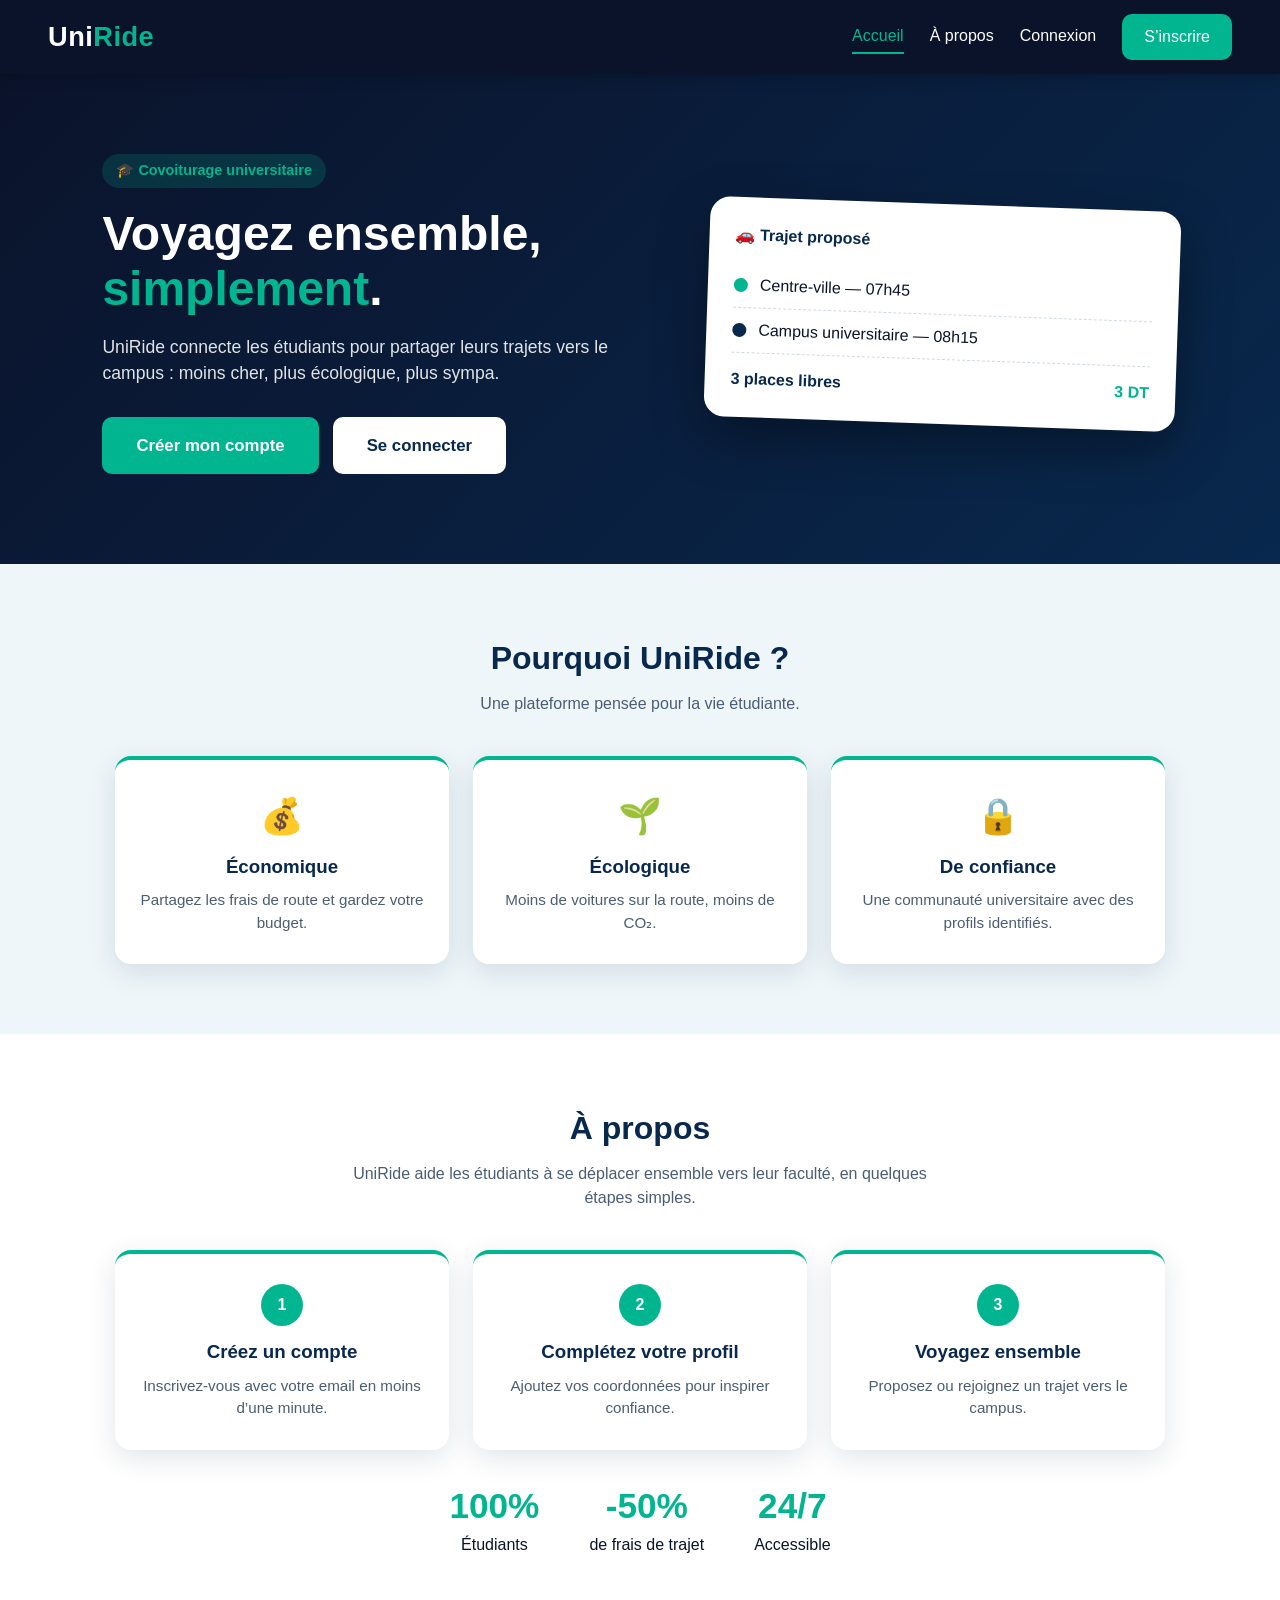
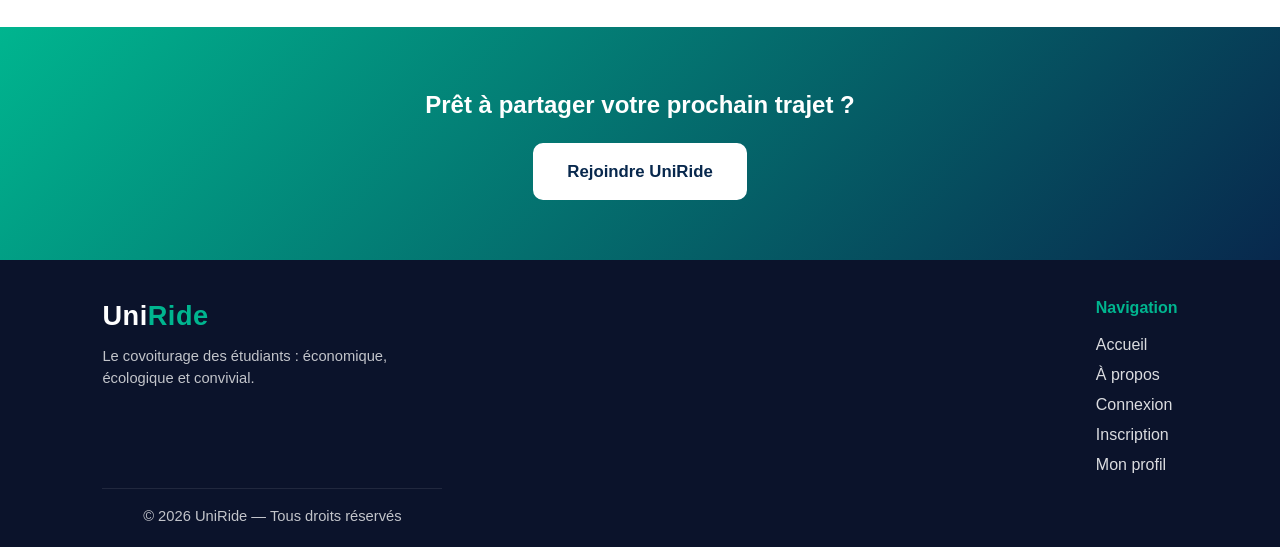
<file: view/index.html>
<!DOCTYPE html>
<html lang="fr">
<head>
  <meta charset="UTF-8">
  <meta name="viewport" content="width=device-width, initial-scale=1">
  <title>UniRide — Accueil</title>
  <link rel="stylesheet" href="style.css">
</head>
<body>
<header class="navbar">
  <a class="logo" href="index.html">Uni<span>Ride</span></a>
  <input type="checkbox" id="menu-toggle">
  <label for="menu-toggle" class="burger">☰</label>
  <nav>
    <a href="index.html" class="actif">Accueil</a>
    <a href="index.html#apropos">À propos</a>
    <a href="connexion.html" class="visiteur">Connexion</a>
    <a href="inscription.html" class="btn visiteur">S’inscrire</a>
    <a href="profil.html" class="connecte">Mon profil</a>
    <a href="admin-dashboard.html" class="admin-lien">Administration</a>
    <a href="#" id="btnDeconnexion" class="btn btn-outline connecte">Déconnexion</a>
  </nav>
</header>
<main>
<section class="hero">
  <div class="hero-text">
    <span class="tag">🎓 Covoiturage universitaire</span>
    <h1>Voyagez ensemble, <span>simplement</span>.</h1>
    <p>UniRide connecte les étudiants pour partager leurs trajets vers le campus : moins cher, plus écologique, plus sympa.</p>
    <div class="hero-btns">
      <a class="btn btn-lg visiteur" href="inscription.html">Créer mon compte</a>
      <a class="btn btn-lg btn-light visiteur" href="connexion.html">Se connecter</a>
      <a class="btn btn-lg connecte" href="profil.html">Accéder à mon profil</a>
    </div>
  </div>
  <div class="hero-visual">
    <div class="ride-card">
      <h4>🚗 Trajet proposé</h4>
      <div class="trajet"><span class="point"></span><span>Centre-ville — 07h45</span></div>
      <div class="trajet"><span class="point fin"></span><span>Campus universitaire — 08h15</span></div>
      <div class="ride-meta"><span>3 places libres</span><span class="prix">3 DT</span></div>
    </div>
  </div>
</section>

<section class="section">
  <h2>Pourquoi UniRide ?</h2>
  <p class="sous-titre">Une plateforme pensée pour la vie étudiante.</p>
  <div class="grille">
    <div class="card"><div class="icone">💰</div><h3>Économique</h3><p>Partagez les frais de route et gardez votre budget.</p></div>
    <div class="card"><div class="icone">🌱</div><h3>Écologique</h3><p>Moins de voitures sur la route, moins de CO₂.</p></div>
    <div class="card"><div class="icone">🔒</div><h3>De confiance</h3><p>Une communauté universitaire avec des profils identifiés.</p></div>
  </div>
</section>

<section class="section apropos" id="apropos">
  <h2>À propos</h2>
  <p class="sous-titre">UniRide aide les étudiants à se déplacer ensemble vers leur faculté, en quelques étapes simples.</p>
  <div class="grille">
    <div class="card"><div class="etape">1</div><h3>Créez un compte</h3><p>Inscrivez-vous avec votre email en moins d’une minute.</p></div>
    <div class="card"><div class="etape">2</div><h3>Complétez votre profil</h3><p>Ajoutez vos coordonnées pour inspirer confiance.</p></div>
    <div class="card"><div class="etape">3</div><h3>Voyagez ensemble</h3><p>Proposez ou rejoignez un trajet vers le campus.</p></div>
  </div>
  <div class="stats">
    <div class="stat"><strong>100%</strong>Étudiants</div>
    <div class="stat"><strong>-50%</strong>de frais de trajet</div>
    <div class="stat"><strong>24/7</strong>Accessible</div>
  </div>
</section>

<section class="cta">
  <h2>Prêt à partager votre prochain trajet ?</h2>
  <a class="btn btn-lg visiteur" href="inscription.html">Rejoindre UniRide</a>
  <a class="btn btn-lg connecte" href="profil.html">Mon profil</a>
</section>
</main>
<footer class="footer">
  <div class="footer-grid">
    <div><a class="logo" href="index.html">Uni<span>Ride</span></a><p>Le covoiturage des étudiants : économique, écologique et convivial.</p></div>
    <div><h4>Navigation</h4><ul>
      <li><a href="index.html">Accueil</a></li>
      <li><a href="index.html#apropos">À propos</a></li>
      <li><a href="connexion.html">Connexion</a></li>
      <li><a href="inscription.html">Inscription</a></li>
      <li><a href="profil.html">Mon profil</a></li></ul></div>
  </div>
  <p class="copy">© 2026 UniRide — Tous droits réservés</p>
</footer>
<script src="app.js"></script>

</body>
</html>
</file>
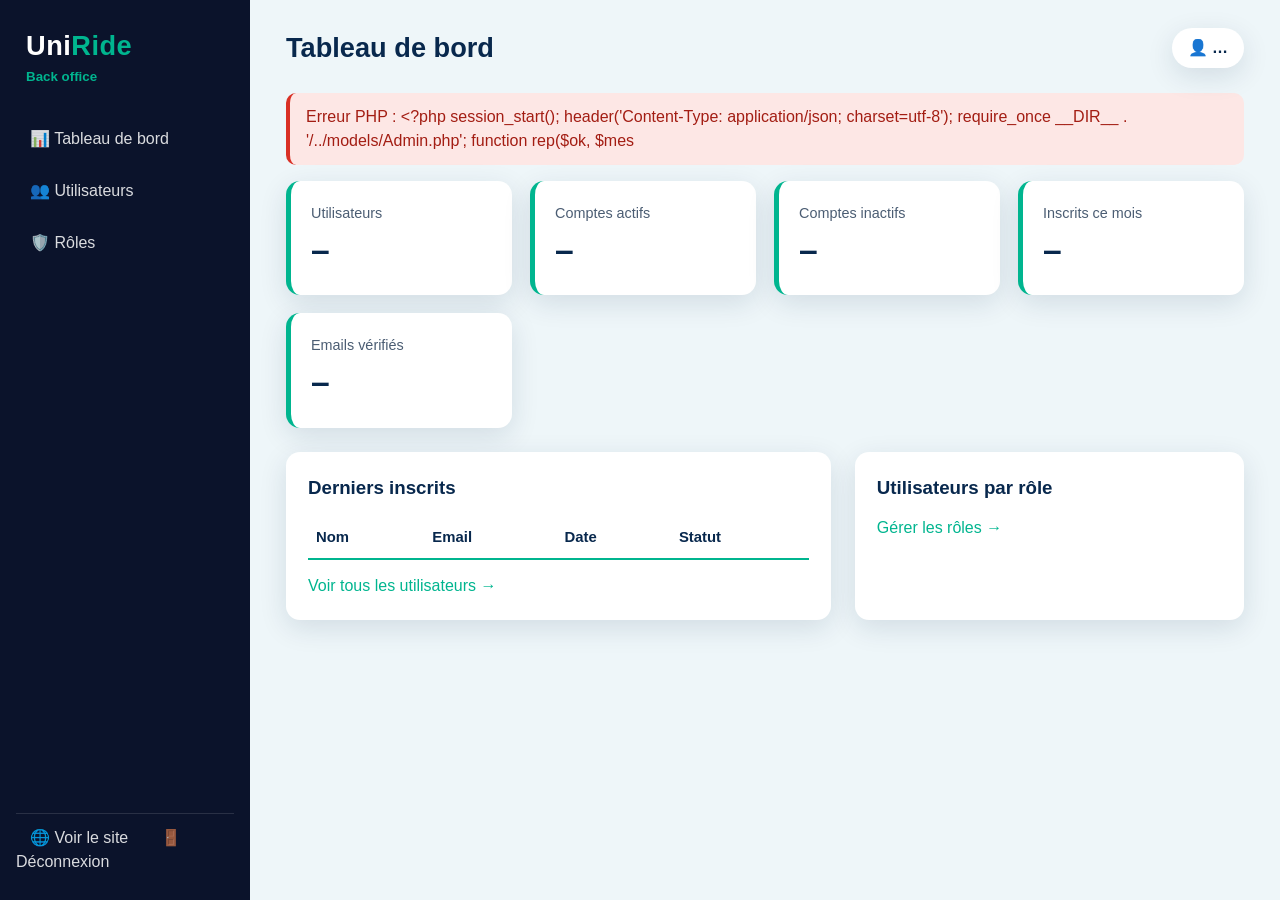
<file: view/admin-dashboard.html>
<!DOCTYPE html>
<html lang="fr">
<head>
  <meta charset="UTF-8">
  <meta name="viewport" content="width=device-width, initial-scale=1">
  <title>UniRide Admin — Tableau de bord</title>
  <link rel="stylesheet" href="style.css">
  <link rel="stylesheet" href="admin.css">
</head>
<body class="admin">
<div class="layout">
<aside class="sidebar">
  <a class="logo" href="index.html">Uni<span>Ride</span></a>
  <small>Back office</small>
  <a class="lien" href="admin-dashboard.html">📊 Tableau de bord</a>
  <a class="lien" href="admin-utilisateurs.html">👥 Utilisateurs</a>
  <a class="lien" href="admin-roles.html">🛡️ Rôles</a>
  <div class="bas">
    <a class="lien" href="index.html">🌐 Voir le site</a>
    <a class="lien" href="#" id="btnDeconnexion">🚪 Déconnexion</a>
  </div>
</aside>
<div class="contenu">
  <div class="topbar"><h1>Tableau de bord</h1><span class="admin-nom" id="adminNom">👤 …</span></div>
  <div id="message" class="alert" style="display:none"></div>
  <div class="stats-grid">
    <div class="stat-card"><span>Utilisateurs</span><strong id="sTotal">–</strong></div>
    <div class="stat-card"><span>Comptes actifs</span><strong id="sActifs">–</strong></div>
    <div class="stat-card"><span>Comptes inactifs</span><strong id="sInactifs">–</strong></div>
    <div class="stat-card"><span>Inscrits ce mois</span><strong id="sMois">–</strong></div>
    <div class="stat-card"><span>Emails vérifiés</span><strong id="sVerifies">–</strong></div>
  </div>
  <div class="deux">
    <div class="panel">
      <h3>Derniers inscrits</h3>
      <table><thead><tr><th>Nom</th><th>Email</th><th>Date</th><th>Statut</th></tr></thead><tbody id="derniers"></tbody></table>
      <p style="margin-top:14px"><a href="admin-utilisateurs.html">Voir tous les utilisateurs →</a></p>
    </div>
    <div class="panel">
      <h3>Utilisateurs par rôle</h3>
      <div id="parRole"></div>
      <p style="margin-top:8px"><a href="admin-roles.html">Gérer les rôles →</a></p>
    </div>
  </div>
</div>
</div>
<script src="admin.js"></script>
<script src="admin-dashboard.js"></script>
</body>
</html>
</file>
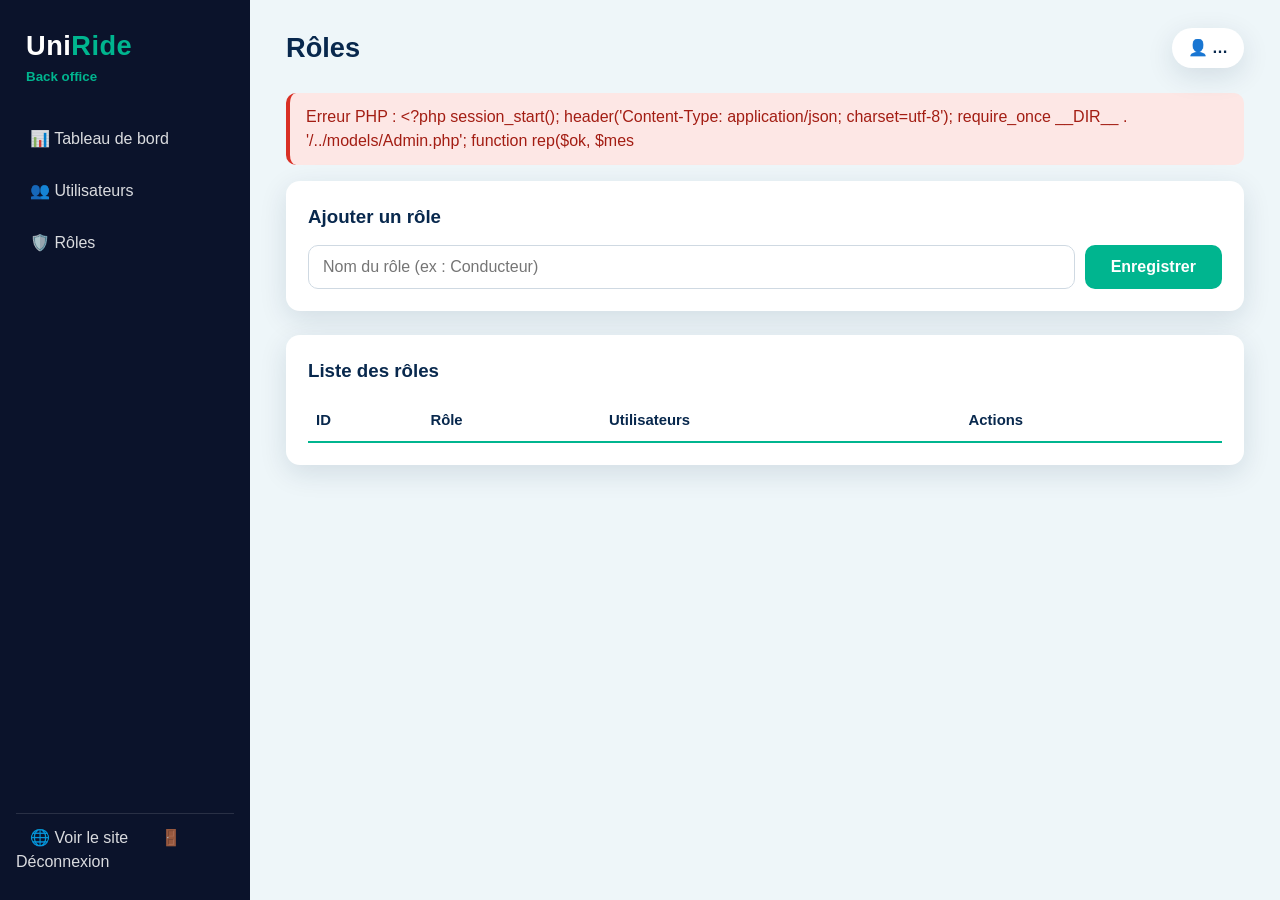
<file: view/admin-roles.html>
<!DOCTYPE html>
<html lang="fr">
<head>
  <meta charset="UTF-8">
  <meta name="viewport" content="width=device-width, initial-scale=1">
  <title>UniRide Admin — Rôles</title>
  <link rel="stylesheet" href="style.css">
  <link rel="stylesheet" href="admin.css">
</head>
<body class="admin">
<div class="layout">
<aside class="sidebar">
  <a class="logo" href="index.html">Uni<span>Ride</span></a>
  <small>Back office</small>
  <a class="lien" href="admin-dashboard.html">📊 Tableau de bord</a>
  <a class="lien" href="admin-utilisateurs.html">👥 Utilisateurs</a>
  <a class="lien" href="admin-roles.html">🛡️ Rôles</a>
  <div class="bas">
    <a class="lien" href="index.html">🌐 Voir le site</a>
    <a class="lien" href="#" id="btnDeconnexion">🚪 Déconnexion</a>
  </div>
</aside>
<div class="contenu">
  <div class="topbar"><h1>Rôles</h1><span class="admin-nom" id="adminNom">👤 …</span></div>
  <div id="message" class="alert" style="display:none"></div>
  <div class="panel">
    <h3 id="titreForm">Ajouter un rôle</h3>
    <form id="formRole" class="form-role" novalidate>
      <input type="hidden" name="idRole">
      <input type="text" name="nomRole" placeholder="Nom du rôle (ex : Conducteur)" maxlength="50">
      <button class="btn" type="submit">Enregistrer</button>
      <button class="btn btn-gris" type="button" id="btnAnnuler" style="display:none">Annuler</button>
    </form>
  </div>
  <div class="panel">
    <h3>Liste des rôles</h3>
    <table>
      <thead><tr><th>ID</th><th>Rôle</th><th>Utilisateurs</th><th>Actions</th></tr></thead>
      <tbody id="corps"></tbody>
    </table>
  </div>
</div>
</div>
<script src="admin.js"></script>
<script src="admin-roles.js"></script>
</body>
</html>
</file>
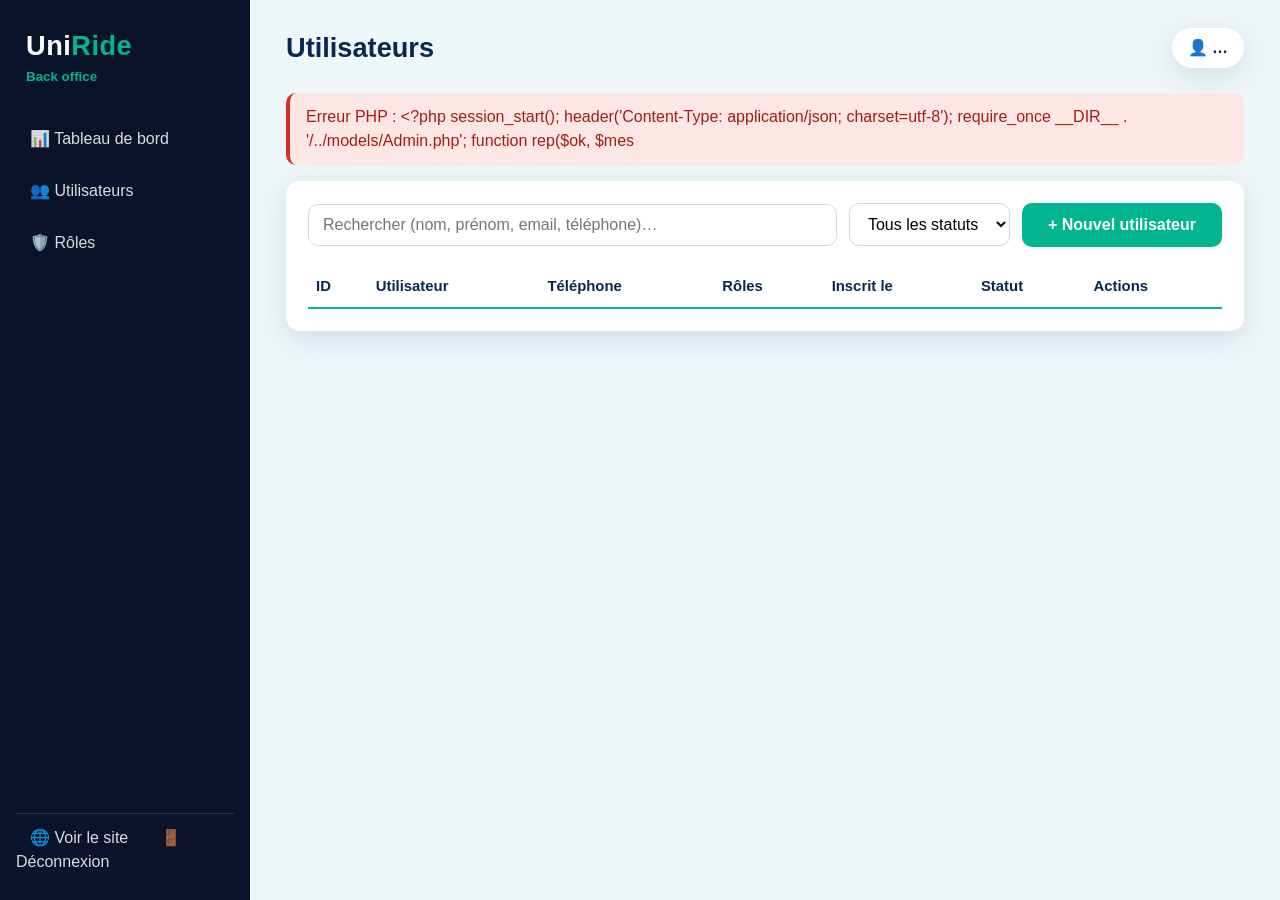
<file: view/admin-utilisateurs.html>
<!DOCTYPE html>
<html lang="fr">
<head>
  <meta charset="UTF-8">
  <meta name="viewport" content="width=device-width, initial-scale=1">
  <title>UniRide Admin — Utilisateurs</title>
  <link rel="stylesheet" href="style.css">
  <link rel="stylesheet" href="admin.css">
</head>
<body class="admin">
<div class="layout">
<aside class="sidebar">
  <a class="logo" href="index.html">Uni<span>Ride</span></a>
  <small>Back office</small>
  <a class="lien" href="admin-dashboard.html">📊 Tableau de bord</a>
  <a class="lien" href="admin-utilisateurs.html">👥 Utilisateurs</a>
  <a class="lien" href="admin-roles.html">🛡️ Rôles</a>
  <div class="bas">
    <a class="lien" href="index.html">🌐 Voir le site</a>
    <a class="lien" href="#" id="btnDeconnexion">🚪 Déconnexion</a>
  </div>
</aside>
<div class="contenu">
  <div class="topbar"><h1>Utilisateurs</h1><span class="admin-nom" id="adminNom">👤 …</span></div>
  <div id="message" class="alert" style="display:none"></div>
  <div class="panel">
    <div class="outils">
      <input type="search" id="recherche" placeholder="Rechercher (nom, prénom, email, téléphone)…">
      <select id="filtreStatut"><option value="">Tous les statuts</option><option value="actif">Actifs</option><option value="inactif">Inactifs</option></select>
      <button class="btn" id="btnNouveau" type="button">+ Nouvel utilisateur</button>
    </div>
    <p id="compteur" style="margin-bottom:10px;color:#4b5d73"></p>
    <table>
      <thead><tr><th>ID</th><th>Utilisateur</th><th>Téléphone</th><th>Rôles</th><th>Inscrit le</th><th>Statut</th><th>Actions</th></tr></thead>
      <tbody id="corps"></tbody>
    </table>
  </div>

  <div class="modal" id="modal">
    <div class="modal-box">
      <h3 id="modalTitre">Nouvel utilisateur</h3>
      <form id="formUser" novalidate>
        <input type="hidden" name="idUser">
        <div class="row">
          <div class="field"><label>Nom</label><input type="text" name="nom"></div>
          <div class="field"><label>Prénom</label><input type="text" name="prenom"></div>
        </div>
        <div class="field"><label>Email</label><input type="email" name="email"></div>
        <div class="row">
          <div class="field"><label>Téléphone</label><input type="tel" name="telephone"></div>
          <div class="field"><label>Adresse</label><input type="text" name="adresse"></div>
        </div>
        <div class="row">
          <div class="field"><label>Statut</label><select name="statut"><option value="actif">Actif</option><option value="inactif">Inactif</option></select></div>
          <div class="field"><label>&nbsp;</label><label style="font-weight:500"><input type="checkbox" name="emailVerifie" style="width:auto"> Email vérifié</label></div>
        </div>
        <div class="field"><label>Mot de passe <small id="aideMdp"></small></label><input type="password" name="password" autocomplete="new-password"></div>
        <div class="field"><label>Rôles</label><div class="cases" id="rolesBox"></div></div>
        <p class="erreur-js" id="erreurJs"></p>
        <div class="actions-modal">
          <button type="button" class="btn btn-gris" id="btnAnnuler">Annuler</button>
          <button type="submit" class="btn">Enregistrer</button>
        </div>
      </form>
    </div>
  </div>
</div>
</div>
<script src="admin.js"></script>
<script src="admin-utilisateurs.js"></script>
</body>
</html>
</file>
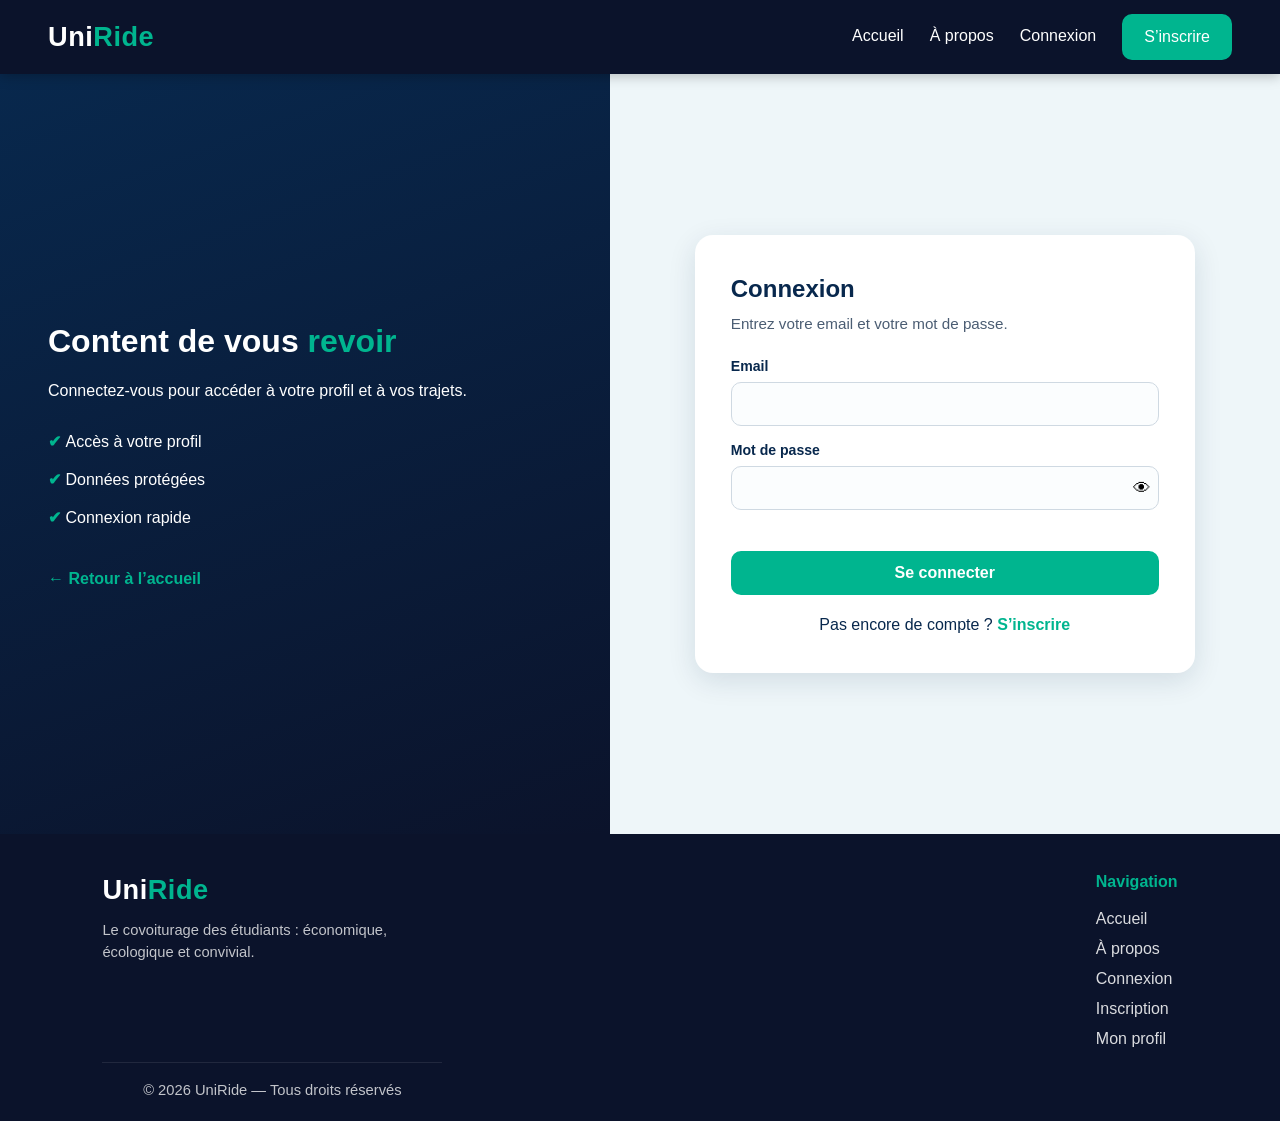
<file: view/connexion.html>
<!DOCTYPE html>
<html lang="fr">
<head>
  <meta charset="UTF-8">
  <meta name="viewport" content="width=device-width, initial-scale=1">
  <title>UniRide — Connexion</title>
  <link rel="stylesheet" href="style.css">
</head>
<body>
<header class="navbar">
  <a class="logo" href="index.html">Uni<span>Ride</span></a>
  <input type="checkbox" id="menu-toggle">
  <label for="menu-toggle" class="burger">☰</label>
  <nav>
    <a href="index.html">Accueil</a>
    <a href="index.html#apropos">À propos</a>
    <a href="connexion.html" class="visiteur" class="actif">Connexion</a>
    <a href="inscription.html" class="btn visiteur">S’inscrire</a>
    <a href="profil.html" class="connecte">Mon profil</a>
    <a href="admin-dashboard.html" class="admin-lien">Administration</a>
    <a href="#" id="btnDeconnexion" class="btn btn-outline connecte">Déconnexion</a>
  </nav>
</header>
<main>
<div class="auth">
  <aside class="auth-side">
    <h2>Content de vous <span>revoir</span></h2>
    <p>Connectez-vous pour accéder à votre profil et à vos trajets.</p>
    <ul><li>Accès à votre profil</li><li>Données protégées</li><li>Connexion rapide</li></ul>
    <a href="index.html">← Retour à l’accueil</a>
  </aside>
  <section class="auth-form">
    <div class="form-box">
      <h2 id="titreConnexion">Connexion</h2>
      <p class="intro" id="introConnexion">Entrez votre email et votre mot de passe.</p>
      <div id="message" class="alert" style="display:none"></div>
      <form id="formConnexion" novalidate>
        <div class="field"><label>Email</label><input type="email" name="email" required></div>
        <div class="field"><label>Mot de passe</label><input type="password" name="password" required></div>
        <p class="erreur-js" id="erreurJs"></p>
        <button class="btn btn-block" type="submit">Se connecter</button>
      </form>
      <p class="alt" id="lienInscription">Pas encore de compte ? <a href="inscription.html">S’inscrire</a></p>
    </div>
  </section>
</div>
</main>
<footer class="footer">
  <div class="footer-grid">
    <div><a class="logo" href="index.html">Uni<span>Ride</span></a><p>Le covoiturage des étudiants : économique, écologique et convivial.</p></div>
    <div><h4>Navigation</h4><ul>
      <li><a href="index.html">Accueil</a></li>
      <li><a href="index.html#apropos">À propos</a></li>
      <li><a href="connexion.html">Connexion</a></li>
      <li><a href="inscription.html">Inscription</a></li>
      <li><a href="profil.html">Mon profil</a></li></ul></div>
  </div>
  <p class="copy">© 2026 UniRide — Tous droits réservés</p>
</footer>
<script src="app.js"></script>
<script src="connexion.js"></script>
</body>
</html>
</file>
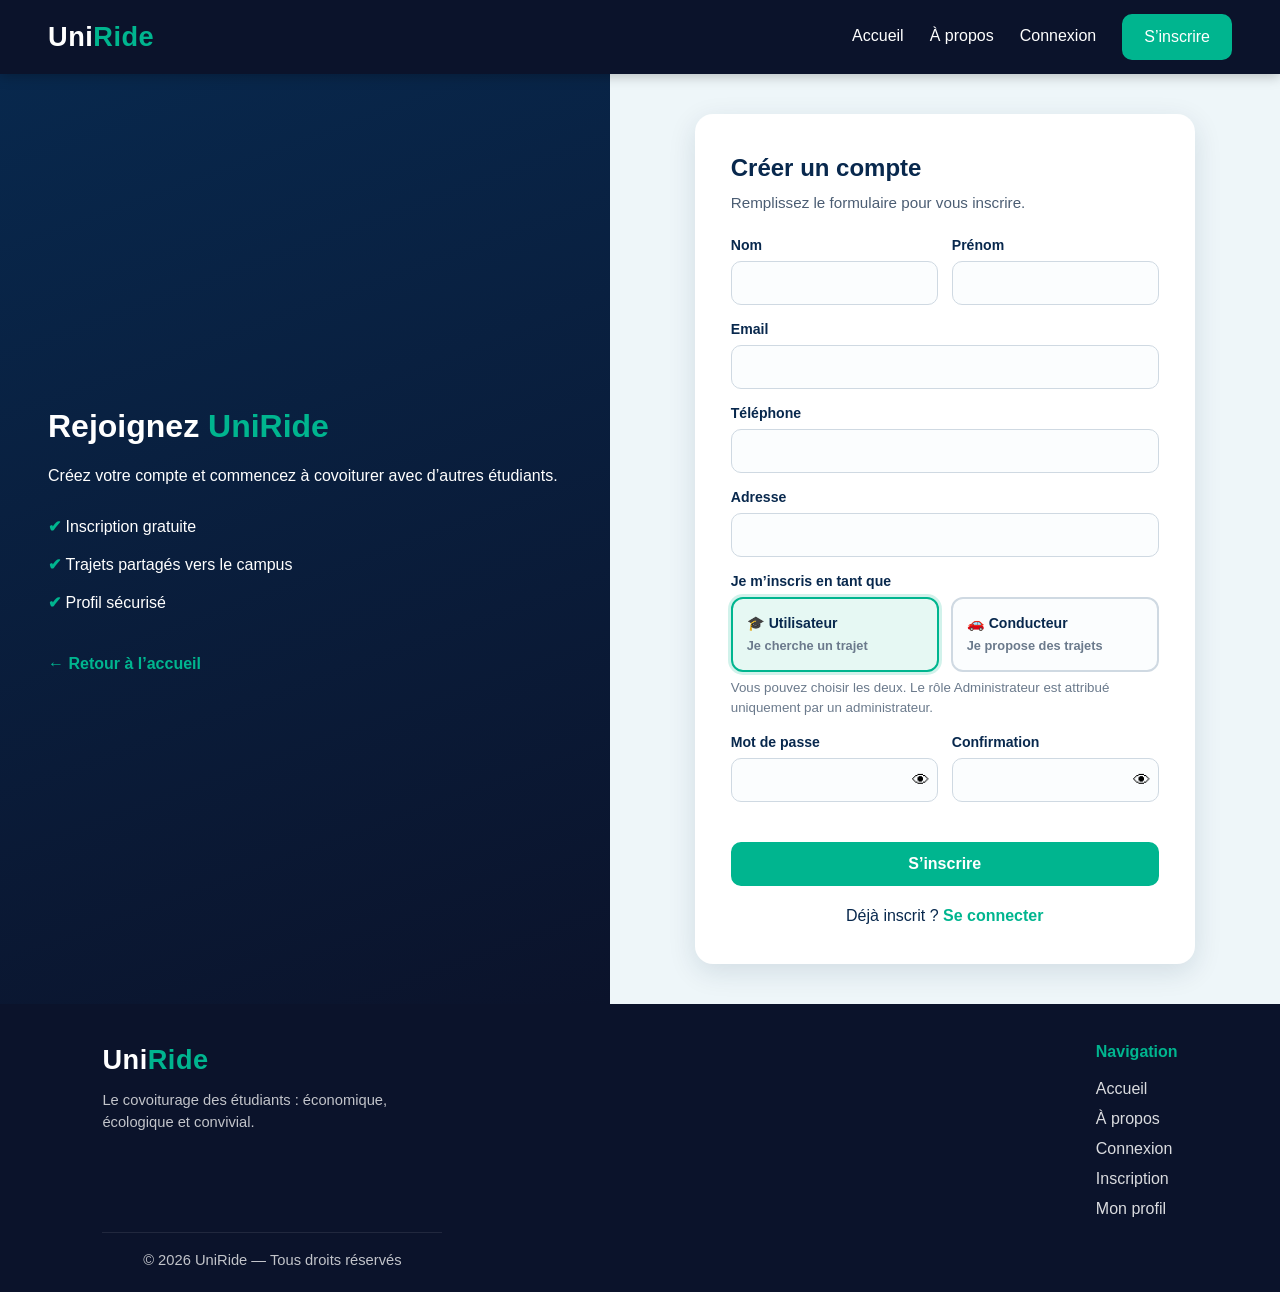
<file: view/inscription.html>
<!DOCTYPE html>
<html lang="fr">
<head>
  <meta charset="UTF-8">
  <meta name="viewport" content="width=device-width, initial-scale=1">
  <title>UniRide — Inscription</title>
  <link rel="stylesheet" href="style.css">
</head>
<body>
<header class="navbar">
  <a class="logo" href="index.html">Uni<span>Ride</span></a>
  <input type="checkbox" id="menu-toggle">
  <label for="menu-toggle" class="burger">☰</label>
  <nav>
    <a href="index.html">Accueil</a>
    <a href="index.html#apropos">À propos</a>
    <a href="connexion.html" class="visiteur">Connexion</a>
    <a href="inscription.html" class="btn visiteur" class="actif">S’inscrire</a>
    <a href="profil.html" class="connecte">Mon profil</a>
    <a href="admin-dashboard.html" class="admin-lien">Administration</a>
    <a href="#" id="btnDeconnexion" class="btn btn-outline connecte">Déconnexion</a>
  </nav>
</header>
<main>
<div class="auth">
  <aside class="auth-side">
    <h2>Rejoignez <span>UniRide</span></h2>
    <p>Créez votre compte et commencez à covoiturer avec d’autres étudiants.</p>
    <ul><li>Inscription gratuite</li><li>Trajets partagés vers le campus</li><li>Profil sécurisé</li></ul>
    <a href="index.html">← Retour à l’accueil</a>
  </aside>
  <section class="auth-form">
    <div class="form-box">
      <h2>Créer un compte</h2>
      <p class="intro">Remplissez le formulaire pour vous inscrire.</p>
      <div id="message" class="alert" style="display:none"></div>
      <form id="formInscription" novalidate>
        <div class="row">
          <div class="field"><label>Nom</label><input type="text" name="nom" required></div>
          <div class="field"><label>Prénom</label><input type="text" name="prenom" required></div>
        </div>
        <div class="field"><label>Email</label><input type="email" name="email" required></div>
        <div class="field"><label>Téléphone</label><input type="tel" name="telephone" required></div>
        <div class="field"><label>Adresse</label><input type="text" name="adresse"></div>
        <div class="field">
          <label>Je m’inscris en tant que</label>
          <div class="choix-roles">
            <label class="role-option"><input type="checkbox" name="roles[]" value="Utilisateur" checked><span>🎓 <b>Utilisateur</b><small>Je cherche un trajet</small></span></label>
            <label class="role-option"><input type="checkbox" name="roles[]" value="Conducteur"><span>🚗 <b>Conducteur</b><small>Je propose des trajets</small></span></label>
          </div>
          <small>Vous pouvez choisir les deux. Le rôle Administrateur est attribué uniquement par un administrateur.</small>
        </div>
        <div class="row">
          <div class="field"><label>Mot de passe</label><input type="password" name="password" required></div>
          <div class="field"><label>Confirmation</label><input type="password" name="confirm" required></div>
        </div>
        <p class="erreur-js" id="erreurJs"></p>
        <button class="btn btn-block" type="submit">S’inscrire</button>
      </form>
      <p class="alt">Déjà inscrit ? <a href="connexion.html">Se connecter</a></p>
    </div>
  </section>
</div>
</main>
<footer class="footer">
  <div class="footer-grid">
    <div><a class="logo" href="index.html">Uni<span>Ride</span></a><p>Le covoiturage des étudiants : économique, écologique et convivial.</p></div>
    <div><h4>Navigation</h4><ul>
      <li><a href="index.html">Accueil</a></li>
      <li><a href="index.html#apropos">À propos</a></li>
      <li><a href="connexion.html">Connexion</a></li>
      <li><a href="inscription.html">Inscription</a></li>
      <li><a href="profil.html">Mon profil</a></li></ul></div>
  </div>
  <p class="copy">© 2026 UniRide — Tous droits réservés</p>
</footer>
<script src="app.js"></script>
<script src="inscription.js"></script>
</body>
</html>
</file>
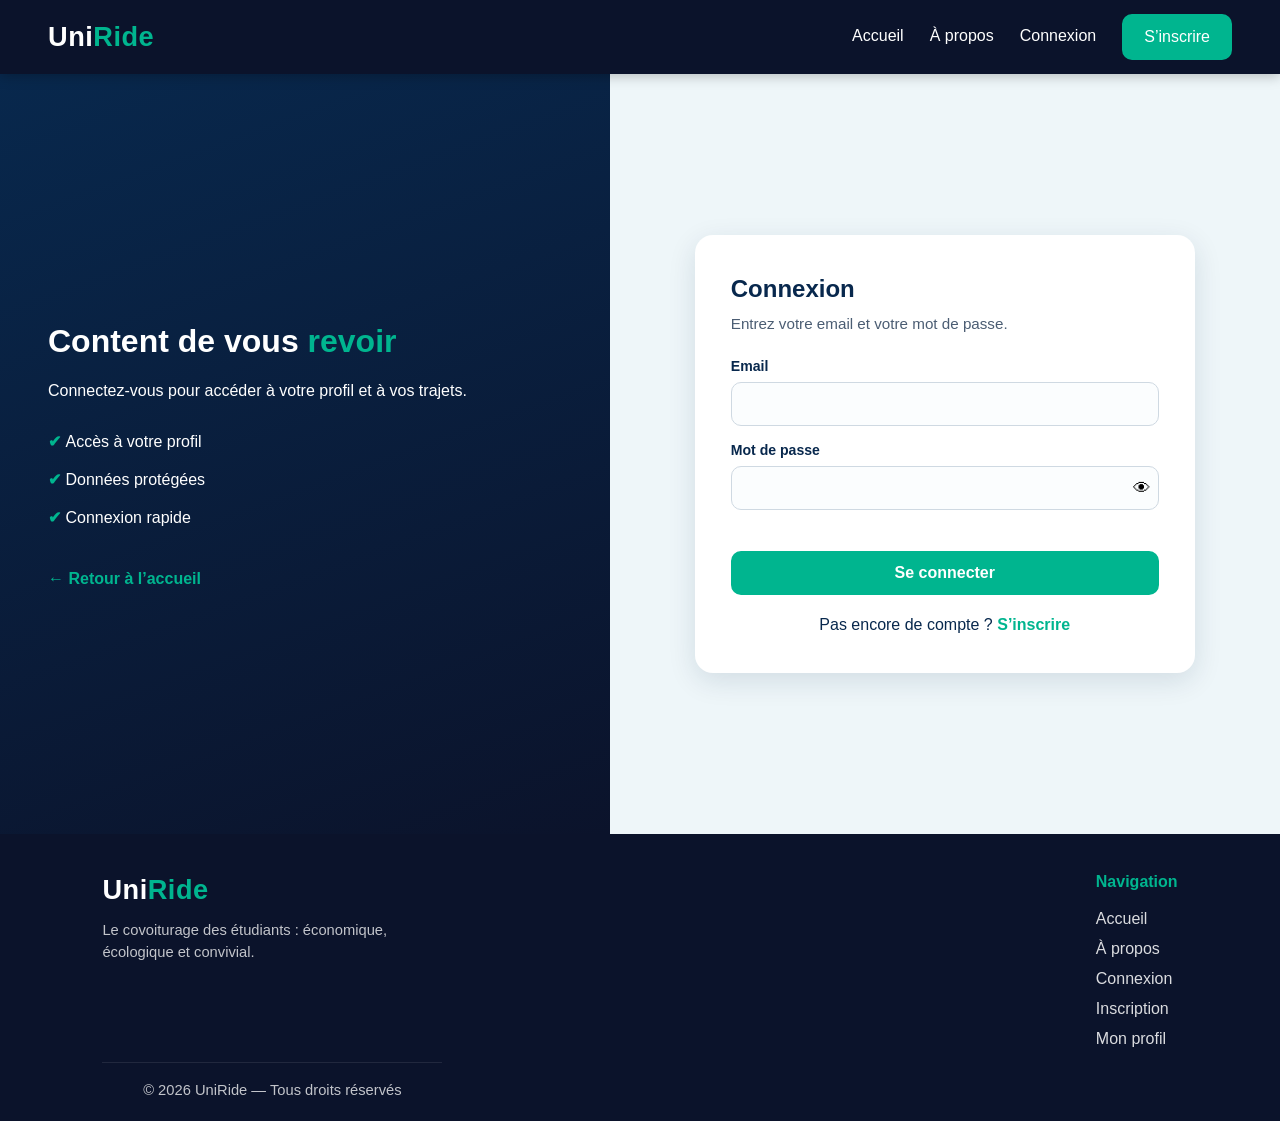
<file: view/profil.html>
<!DOCTYPE html>
<html lang="fr">
<head>
  <meta charset="UTF-8">
  <meta name="viewport" content="width=device-width, initial-scale=1">
  <title>UniRide — Mon profil</title>
  <link rel="stylesheet" href="style.css">
</head>
<body>
<header class="navbar">
  <a class="logo" href="index.html">Uni<span>Ride</span></a>
  <input type="checkbox" id="menu-toggle">
  <label for="menu-toggle" class="burger">☰</label>
  <nav>
    <a href="index.html">Accueil</a>
    <a href="index.html#apropos">À propos</a>
    <a href="connexion.html" class="visiteur">Connexion</a>
    <a href="inscription.html" class="btn visiteur">S’inscrire</a>
    <a href="profil.html" class="connecte" class="actif">Mon profil</a>
    <a href="admin-dashboard.html" class="admin-lien">Administration</a>
    <a href="#" id="btnDeconnexion" class="btn btn-outline connecte">Déconnexion</a>
  </nav>
</header>
<main>
<div class="profil-page">
  <div class="form-box">
    <div class="profil-entete">
      <div class="avatar" id="avatar">?</div>
      <div>
        <h2 id="nomComplet">Mon profil</h2>
        <small id="infos"></small>
        <div id="roles"></div>
      </div>
    </div>
    <div id="message" class="alert" style="display:none"></div>
    <form id="formProfil" novalidate>
      <div class="row">
        <div class="field"><label>Nom</label><input type="text" name="nom" required></div>
        <div class="field"><label>Prénom</label><input type="text" name="prenom" required></div>
      </div>
      <div class="field"><label>Email (non modifiable)</label><input type="email" name="email" disabled></div>
      <div class="field"><label>Téléphone</label><input type="tel" name="telephone" required></div>
      <div class="field"><label>Adresse</label><input type="text" name="adresse"></div>
      <div class="field"><label>Nouveau mot de passe (facultatif)</label><input type="password" name="password"></div>
      <p class="erreur-js" id="erreurJs"></p>
      <button class="btn btn-block" type="submit">Enregistrer les modifications</button>
    </form>
    <p class="alt"><a href="index.html">← Retour à l’accueil</a></p>
  </div>
</div>
</main>
<footer class="footer">
  <div class="footer-grid">
    <div><a class="logo" href="index.html">Uni<span>Ride</span></a><p>Le covoiturage des étudiants : économique, écologique et convivial.</p></div>
    <div><h4>Navigation</h4><ul>
      <li><a href="index.html">Accueil</a></li>
      <li><a href="index.html#apropos">À propos</a></li>
      <li><a href="connexion.html">Connexion</a></li>
      <li><a href="inscription.html">Inscription</a></li>
      <li><a href="profil.html">Mon profil</a></li></ul></div>
  </div>
  <p class="copy">© 2026 UniRide — Tous droits réservés</p>
</footer>
<script src="app.js"></script>
<script src="profil.js"></script>
</body>
</html>
</file>
<file: view/style.css>
:root{--turquoise:#00B58F;--turquoise-fonce:#009373;--blanc:#FFFFFF;--marine:#08284D;--nuit:#0B132B;--fond:#EEF6F9;--ombre:0 8px 28px rgba(8,40,77,.12)}
*{box-sizing:border-box;margin:0;padding:0}
html{scroll-behavior:smooth}
body{font-family:'Segoe UI',Arial,sans-serif;background:var(--fond);color:var(--nuit);min-height:100vh;display:flex;flex-direction:column;line-height:1.5}
main{flex:1}
a{color:var(--turquoise);text-decoration:none}

/* visibilité selon connexion */
.connecte{display:none!important}
body.est-connecte .connecte{display:inline-block!important}
body.est-connecte .visiteur{display:none!important}

.admin-lien{display:none!important}
body.est-admin .admin-lien{display:inline-block!important}

/* choix des rôles à l'inscription */
.choix-roles{display:grid;grid-template-columns:1fr 1fr;gap:12px;margin-bottom:6px}
.role-option{position:relative;cursor:pointer;margin:0!important}
.role-option input{position:absolute;opacity:0;width:auto!important;padding:0!important}
.role-option span{display:block;padding:14px;border:2px solid #cfd9e2;border-radius:12px;background:#fbfdfe;transition:.2s;color:var(--marine)}
.role-option span small{display:block;color:#6b7a8c;font-size:.8rem;margin-top:2px}
.role-option:hover span{border-color:var(--turquoise)}
.role-option input:checked + span{border-color:var(--turquoise);background:#e6f8f3;box-shadow:0 0 0 3px rgba(0,181,143,.18)}
.role-option input:focus-visible + span{outline:2px solid var(--marine)}
.field > small{display:block;margin-top:6px;color:#6b7a8c}
@media(max-width:600px){.choix-roles{grid-template-columns:1fr}}

/* barre de navigation */
.navbar{position:sticky;top:0;z-index:20;display:flex;justify-content:space-between;align-items:center;padding:14px 48px;background:var(--nuit);box-shadow:0 2px 12px rgba(0,0,0,.25)}
.logo{font-size:1.7rem;font-weight:800;color:var(--blanc);letter-spacing:.5px}
.logo span{color:var(--turquoise)}
.navbar nav{display:flex;align-items:center;gap:26px}
.navbar nav a{color:var(--blanc);font-weight:500;padding:4px 0;border-bottom:2px solid transparent;transition:.2s}
.navbar nav a:hover,.navbar nav a.actif{color:var(--turquoise);border-bottom-color:var(--turquoise)}
.navbar nav a.btn{padding:9px 20px;border:2px solid var(--turquoise)}
.navbar nav a.btn:hover{color:var(--blanc);border-color:var(--marine)}
#menu-toggle,.burger{display:none}

/* boutons */
.btn{display:inline-block;background:var(--turquoise);color:var(--blanc)!important;padding:11px 24px;border:2px solid var(--turquoise);border-radius:10px;font-weight:600;cursor:pointer;font-size:1rem;transition:.2s}
.btn:hover{background:var(--marine);border-color:var(--marine);transform:translateY(-2px)}
.btn-outline{background:transparent}
.btn-light{background:var(--blanc);color:var(--marine)!important;border-color:var(--blanc)}
.btn-lg{padding:14px 32px;font-size:1.05rem}
.btn-block{width:100%;margin-top:8px}

/* accueil */
.hero{display:grid;grid-template-columns:1.2fr 1fr;gap:40px;align-items:center;padding:80px 8% 90px;background:linear-gradient(135deg,var(--nuit),var(--marine));color:var(--blanc)}
.tag{display:inline-block;background:rgba(0,181,143,.18);color:var(--turquoise);padding:6px 14px;border-radius:30px;font-size:.9rem;font-weight:600;margin-bottom:18px}
.hero h1{font-size:3rem;line-height:1.15;margin-bottom:18px}
.hero h1 span{color:var(--turquoise)}
.hero p{opacity:.88;font-size:1.1rem;margin-bottom:30px;max-width:520px}
.hero-btns{display:flex;gap:14px;flex-wrap:wrap}
.ride-card{background:var(--blanc);color:var(--nuit);border-radius:20px;padding:26px;box-shadow:0 20px 50px rgba(0,0,0,.35);transform:rotate(2deg)}
.ride-card h4{color:var(--marine);margin-bottom:16px}
.trajet{display:flex;gap:12px;align-items:center;padding:10px 0;border-bottom:1px dashed #cfd9e2}
.trajet:last-of-type{border:none}
.point{width:14px;height:14px;border-radius:50%;background:var(--turquoise);flex-shrink:0}
.point.fin{background:var(--marine)}
.ride-meta{display:flex;justify-content:space-between;margin-top:14px;font-weight:600;color:var(--marine)}
.ride-meta .prix{color:var(--turquoise)}

.section{padding:70px 8%;text-align:center}
.section h2{font-size:2rem;color:var(--marine);margin-bottom:10px}
.section .sous-titre{color:#4b5d73;max-width:620px;margin:0 auto 40px}
.grille{display:grid;grid-template-columns:repeat(auto-fit,minmax(240px,1fr));gap:24px;max-width:1050px;margin:0 auto}
.card{background:var(--blanc);padding:30px 24px;border-radius:16px;box-shadow:var(--ombre);border-top:4px solid var(--turquoise);transition:.25s}
.card:hover{transform:translateY(-6px)}
.card .icone{font-size:2.2rem;margin-bottom:10px}
.card h3{color:var(--marine);margin-bottom:8px}
.card p{color:#4b5d73;font-size:.95rem}
.etape{width:42px;height:42px;line-height:42px;border-radius:50%;background:var(--turquoise);color:var(--blanc);font-weight:700;margin:0 auto 12px}
.apropos{background:var(--blanc)}
.stats{display:flex;justify-content:center;gap:50px;flex-wrap:wrap;margin-top:30px}
.stat strong{display:block;font-size:2.2rem;color:var(--turquoise)}
.cta{background:linear-gradient(135deg,var(--turquoise),var(--marine));color:var(--blanc);padding:60px 8%;text-align:center}
.cta h2{margin-bottom:20px}
.cta .btn{background:var(--blanc);color:var(--marine)!important;border-color:var(--blanc)}

/* pages formulaire */
.auth{display:grid;grid-template-columns:1fr 1.1fr;min-height:calc(100vh - 140px)}
.auth-side{background:linear-gradient(160deg,var(--marine),var(--nuit));color:var(--blanc);padding:60px 48px;display:flex;flex-direction:column;justify-content:center}
.auth-side h2{font-size:2rem;margin-bottom:14px}
.auth-side h2 span{color:var(--turquoise)}
.auth-side ul{list-style:none;margin:20px 0 30px}
.auth-side li{padding:7px 0}
.auth-side li::before{content:"✔ ";color:var(--turquoise);font-weight:700}
.auth-side a{color:var(--turquoise);font-weight:600}
.auth-form{display:flex;align-items:center;justify-content:center;padding:40px 20px}
.form-box{width:100%;max-width:500px;background:var(--blanc);padding:36px;border-radius:18px;box-shadow:var(--ombre)}
.form-box h2{color:var(--marine);margin-bottom:6px}
.form-box .intro{color:#4b5d73;margin-bottom:20px;font-size:.95rem}
.row{display:grid;grid-template-columns:1fr 1fr;gap:14px}
.field{margin-bottom:14px}
.field label{display:block;font-size:.88rem;font-weight:600;color:var(--marine);margin-bottom:5px}
.field input{width:100%;padding:12px 14px;border:1.5px solid #cfd9e2;border-radius:10px;font-size:1rem;color:var(--nuit);transition:.2s;background:#fbfdfe}
.field input:focus{outline:none;border-color:var(--turquoise);box-shadow:0 0 0 4px rgba(0,181,143,.18);background:var(--blanc)}
.field input:disabled{background:#eef1f4;color:#6b7a8c}
.field input.invalide{border-color:#d93025}
.pw{position:relative}
.pw input{padding-right:44px}
.pw button{position:absolute;right:8px;top:50%;transform:translateY(-50%);background:none;border:none;cursor:pointer;font-size:1.1rem}
.erreur-js{color:#d93025;font-size:.9rem;min-height:1.3em}
.alt{text-align:center;margin-top:18px;color:var(--marine)}
.alt a{font-weight:600}

/* profil */
.profil-entete{display:flex;align-items:center;gap:16px;margin-bottom:22px}
.avatar{width:64px;height:64px;border-radius:50%;background:var(--turquoise);color:var(--blanc);display:flex;align-items:center;justify-content:center;font-size:1.5rem;font-weight:700}
.profil-entete h2{margin:0}
.badge{display:inline-block;background:var(--turquoise);color:var(--blanc);padding:3px 12px;border-radius:20px;font-size:.78rem;margin:4px 4px 0 0}
.badge-dark{background:var(--marine)}
.profil-page{padding:50px 20px;display:flex;justify-content:center}

.alert{padding:12px 16px;border-radius:10px;font-weight:500;margin-bottom:16px}
.alert-succes{background:#d9f5ee;color:#00694f;border-left:4px solid var(--turquoise)}
.alert-erreur{background:#fde7e5;color:#a31d13;border-left:4px solid #d93025}

.footer{background:var(--nuit);color:var(--blanc);padding:36px 8% 20px}
.footer-grid{display:flex;justify-content:space-between;gap:30px;flex-wrap:wrap}
.footer p{opacity:.75;max-width:340px;margin-top:8px;font-size:.92rem}
.footer h4{color:var(--turquoise);margin-bottom:10px}
.footer ul{list-style:none}
.footer li{padding:3px 0}
.footer li a{color:var(--blanc);opacity:.85}
.footer li a:hover{color:var(--turquoise)}
.copy{text-align:center;opacity:.6;font-size:.85rem;margin-top:26px;border-top:1px solid rgba(255,255,255,.12);padding-top:16px}

@media(max-width:820px){
  .navbar{padding:12px 20px;flex-wrap:wrap}
  .burger{display:block;color:var(--blanc);font-size:1.8rem;cursor:pointer}
  .navbar nav{display:none;width:100%;flex-direction:column;align-items:flex-start;gap:12px;padding:14px 0}
  #menu-toggle:checked ~ nav{display:flex}
  .hero,.auth{grid-template-columns:1fr}
  .hero{padding:50px 6%}.hero h1{font-size:2.2rem}.hero-visual{display:none}
  .auth-side{display:none}
  .row{grid-template-columns:1fr}
}
</file>
<file: view/admin.css>
body.admin{display:block;background:var(--fond)}
.layout{display:grid;grid-template-columns:250px 1fr;min-height:100vh}
.sidebar{background:var(--nuit);color:var(--blanc);padding:26px 16px;display:flex;flex-direction:column;position:sticky;top:0;height:100vh}
.sidebar .logo{padding:0 10px}
.sidebar small{display:block;color:var(--turquoise);padding:0 10px;margin-bottom:28px;font-weight:600}
.sidebar a.lien{color:var(--blanc);padding:12px 14px;border-radius:10px;margin-bottom:4px;opacity:.85;transition:.2s}
.sidebar a.lien:hover,.sidebar a.lien.actif{background:var(--marine);color:var(--turquoise);opacity:1}
.sidebar .bas{margin-top:auto;border-top:1px solid rgba(255,255,255,.12);padding-top:12px}
.contenu{padding:28px 36px;min-width:0}
.topbar{display:flex;justify-content:space-between;align-items:center;margin-bottom:24px;gap:12px;flex-wrap:wrap}
.topbar h1{color:var(--marine);font-size:1.7rem}
.admin-nom{background:var(--blanc);padding:8px 16px;border-radius:30px;box-shadow:var(--ombre);color:var(--marine);font-weight:600}
.stats-grid{display:grid;grid-template-columns:repeat(auto-fit,minmax(190px,1fr));gap:18px;margin-bottom:24px}
.stat-card{background:var(--blanc);border-radius:14px;padding:20px;box-shadow:var(--ombre);border-left:5px solid var(--turquoise)}
.stat-card span{color:#4b5d73;font-size:.9rem}
.stat-card strong{display:block;font-size:2.1rem;color:var(--marine)}
.panel{background:var(--blanc);border-radius:14px;padding:22px;box-shadow:var(--ombre);margin-bottom:24px;overflow-x:auto}
.panel h3{color:var(--marine);margin-bottom:14px}
.deux{display:grid;grid-template-columns:1.4fr 1fr;gap:24px}
table{width:100%;border-collapse:collapse;font-size:.93rem}
th{text-align:left;color:var(--marine);padding:10px 8px;border-bottom:2px solid var(--turquoise);white-space:nowrap}
td{padding:10px 8px;border-bottom:1px solid #e6edf2;vertical-align:middle}
tr:hover td{background:#f6fbfd}
.vide{text-align:center;color:#6b7a8c;padding:24px}
.badge-actif{background:var(--turquoise)}
.badge-inactif{background:#d93025}
.barre-ligne{margin-bottom:14px}
.barre-ligne div:first-child{display:flex;justify-content:space-between;font-size:.9rem;color:var(--marine);margin-bottom:4px}
.barre{height:10px;background:#e4ebf1;border-radius:6px;overflow:hidden}
.barre i{display:block;height:100%;background:var(--turquoise);border-radius:6px}
.outils{display:flex;gap:12px;flex-wrap:wrap;margin-bottom:18px;align-items:center}
.outils input,.outils select,.form-role input{padding:11px 14px;border:1.5px solid #cfd9e2;border-radius:10px;font-size:1rem;background:var(--blanc)}
.outils input{flex:1;min-width:200px}
.outils input:focus,.outils select:focus,.form-role input:focus{outline:none;border-color:var(--turquoise)}
.btn-sm{padding:6px 12px;font-size:.82rem;border-radius:8px}
.btn-gris{background:#e4ebf1;border-color:#e4ebf1;color:var(--marine)!important}
.btn-gris:hover{background:#cfd9e2;border-color:#cfd9e2}
.btn-danger{background:#d93025;border-color:#d93025}
.btn-danger:hover{background:#a31d13;border-color:#a31d13}
.actions-ligne{display:flex;gap:6px;flex-wrap:wrap}
.form-role{display:flex;gap:10px;flex-wrap:wrap}
.form-role input{flex:1;min-width:180px}
.modal{display:none;position:fixed;inset:0;background:rgba(11,19,43,.6);z-index:50;align-items:center;justify-content:center;padding:20px}
.modal.ouvert{display:flex}
.modal-box{background:var(--blanc);border-radius:16px;padding:28px;width:100%;max-width:560px;max-height:92vh;overflow-y:auto}
.modal-box h3{color:var(--marine);margin-bottom:16px}
.modal-box select{width:100%;padding:12px 14px;border:1.5px solid #cfd9e2;border-radius:10px;font-size:1rem}
.cases{display:flex;gap:16px;flex-wrap:wrap;margin-bottom:10px}
.cases label{font-weight:500;display:flex;align-items:center;gap:6px;cursor:pointer}
.actions-modal{display:flex;gap:10px;justify-content:flex-end;margin-top:10px}
.field small{color:#6b7a8c}
@media(max-width:860px){
  .layout{grid-template-columns:1fr}
  .sidebar{position:static;height:auto;flex-direction:row;flex-wrap:wrap;gap:6px;padding:14px}
  .sidebar small{display:none}.sidebar .bas{margin:0;border:none;padding:0;display:flex;gap:6px}
  .contenu{padding:20px 14px}.deux{grid-template-columns:1fr}
}
</file>
